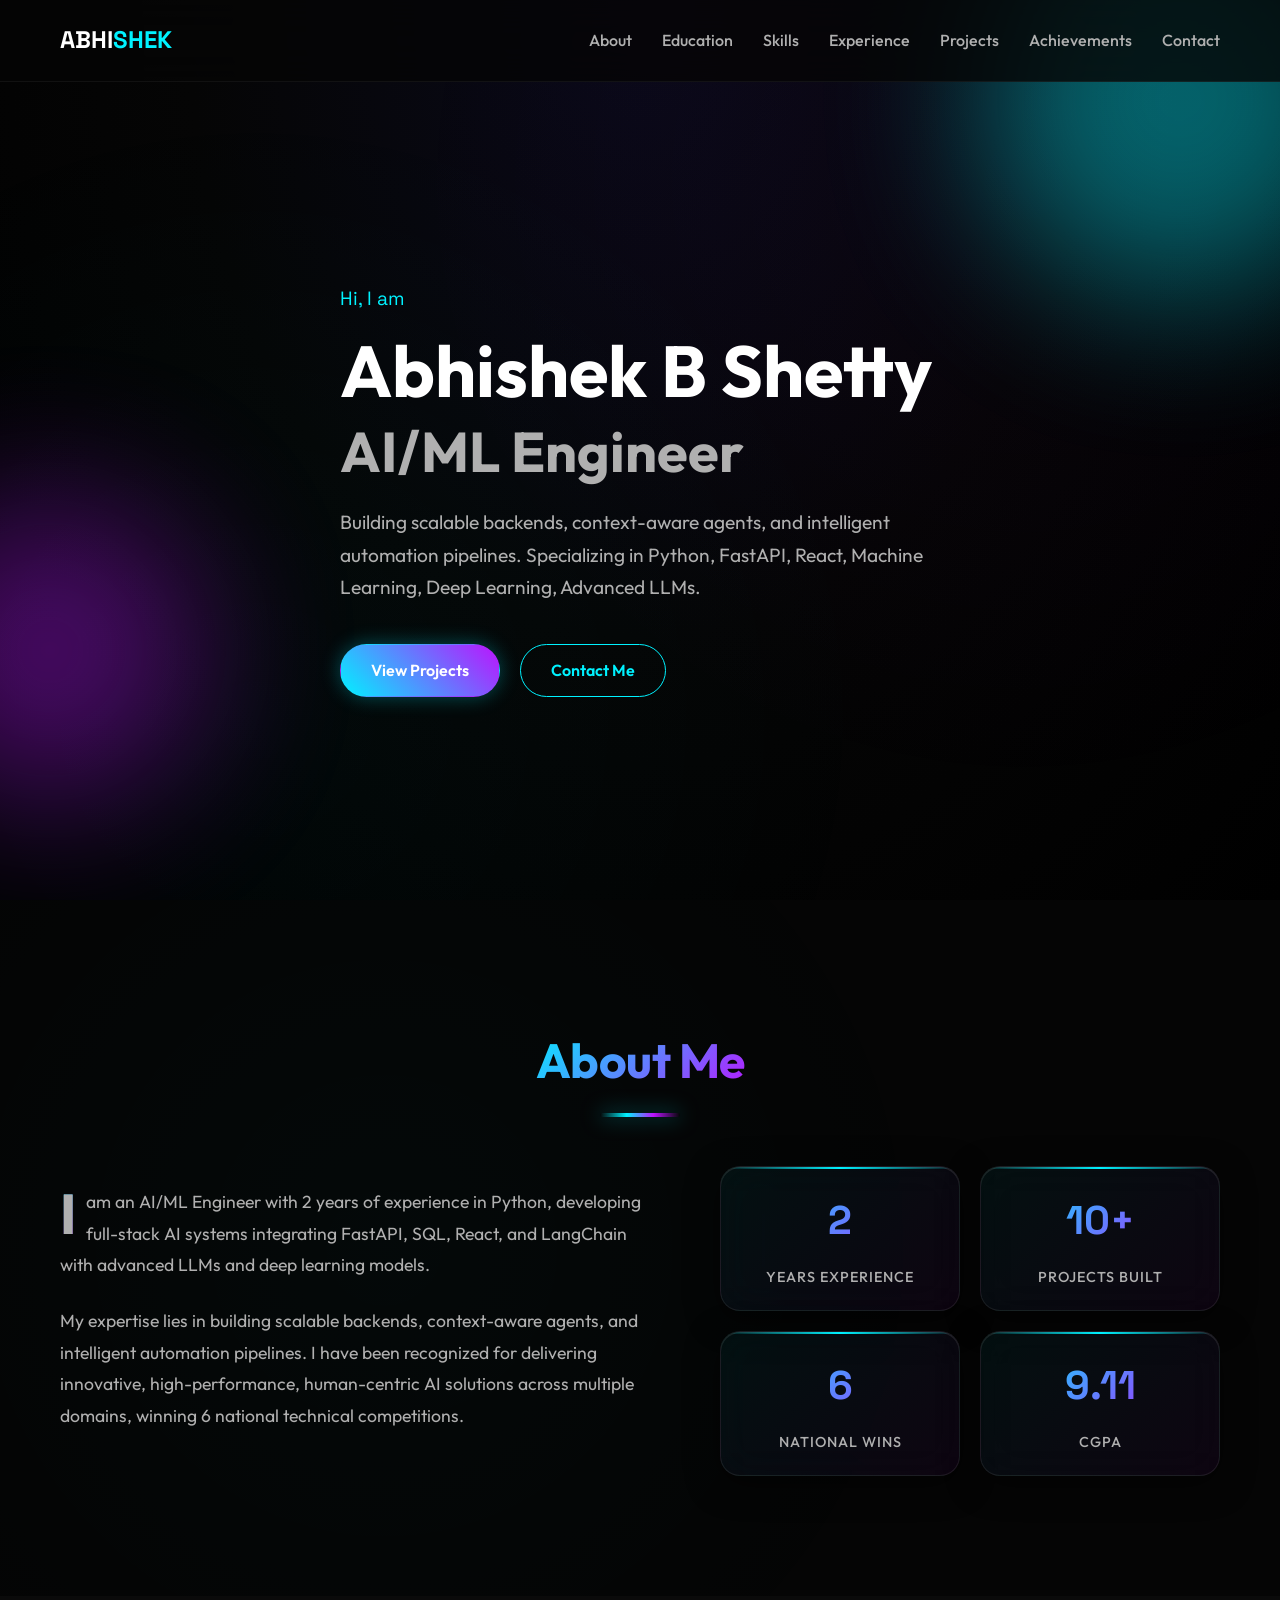
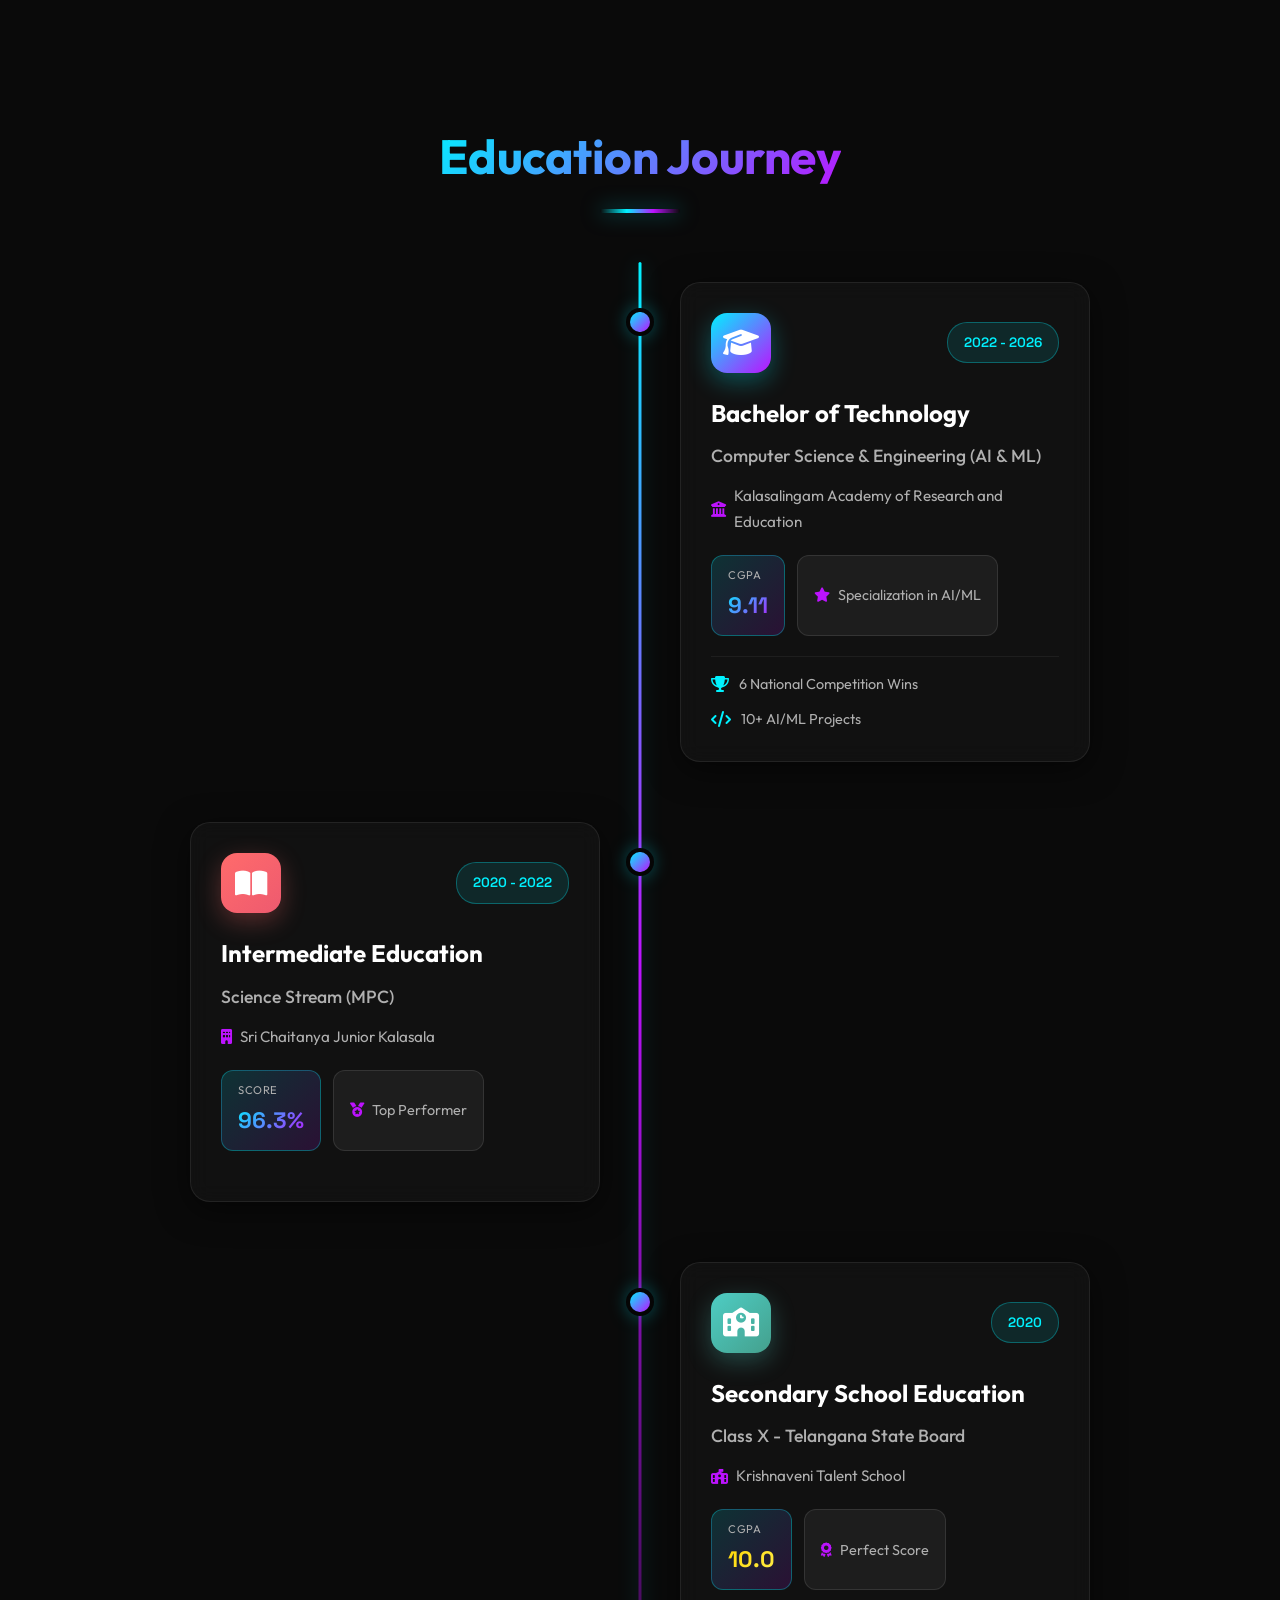
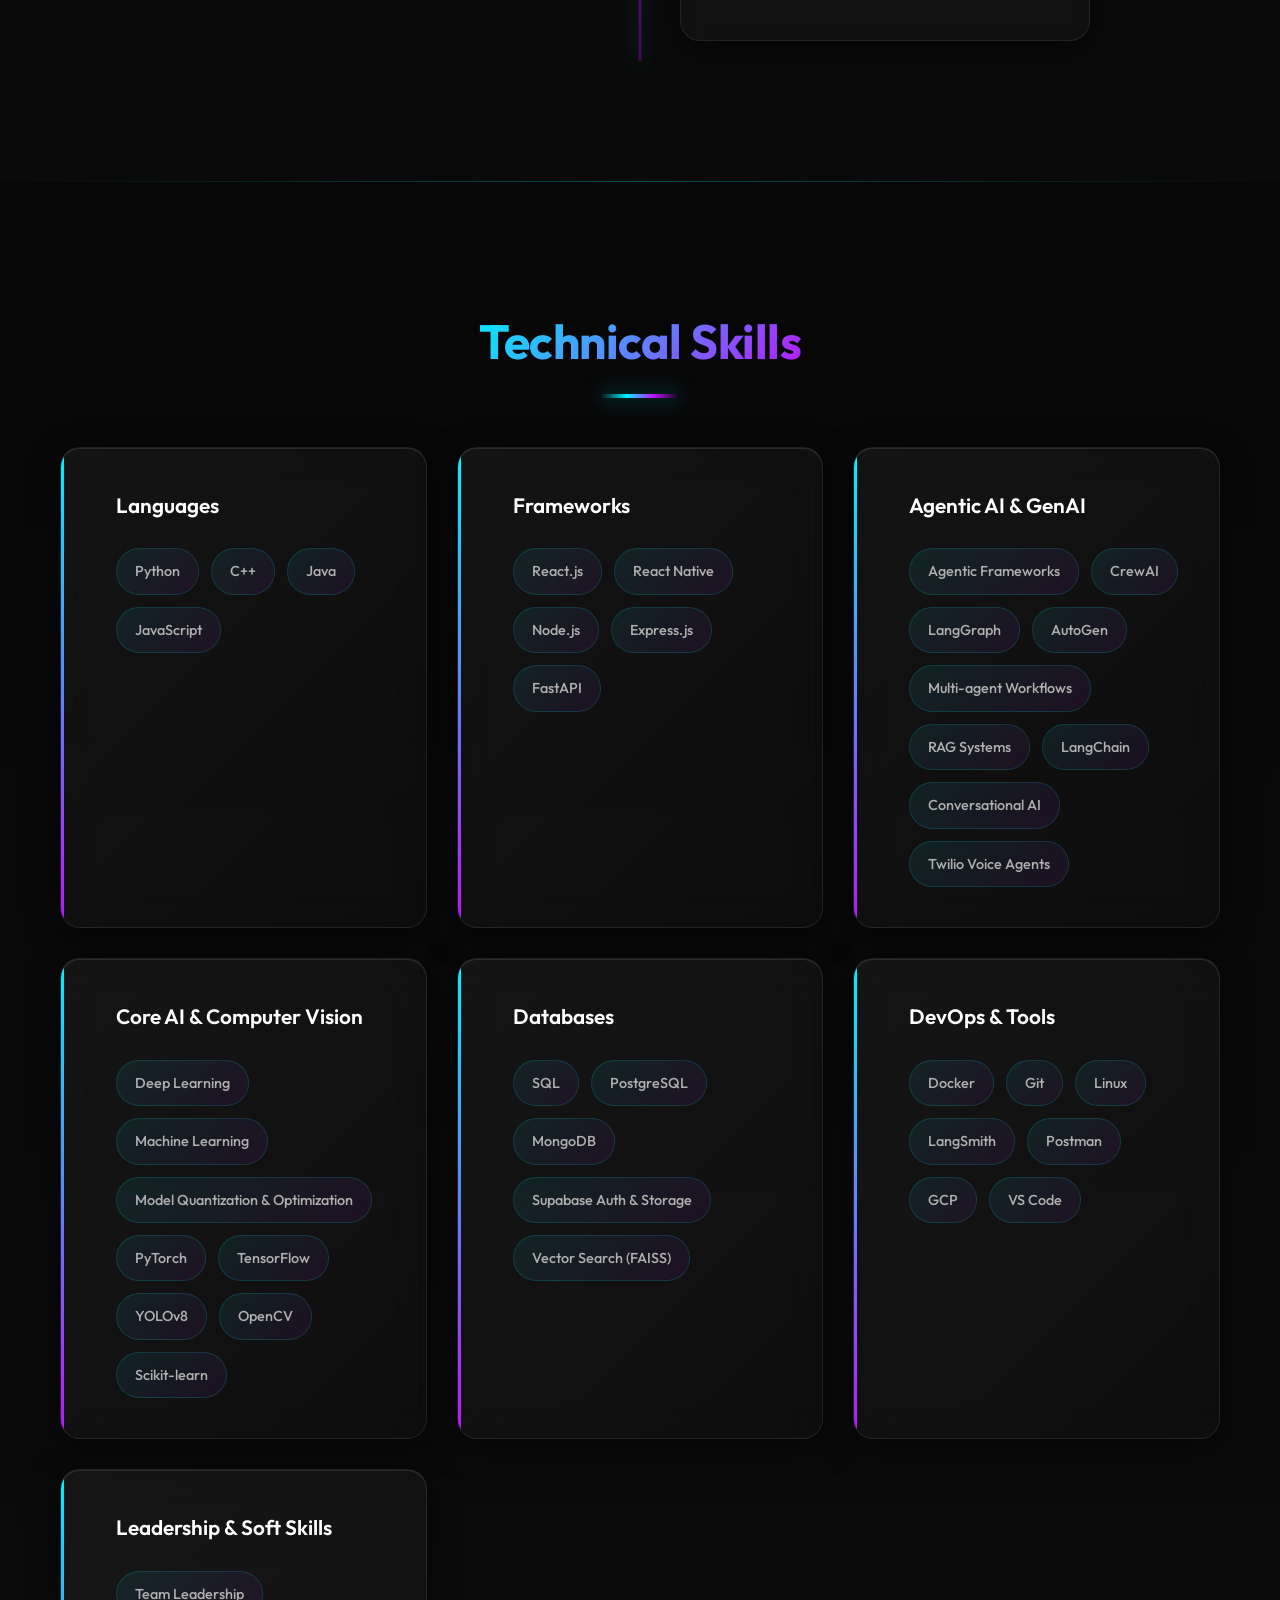
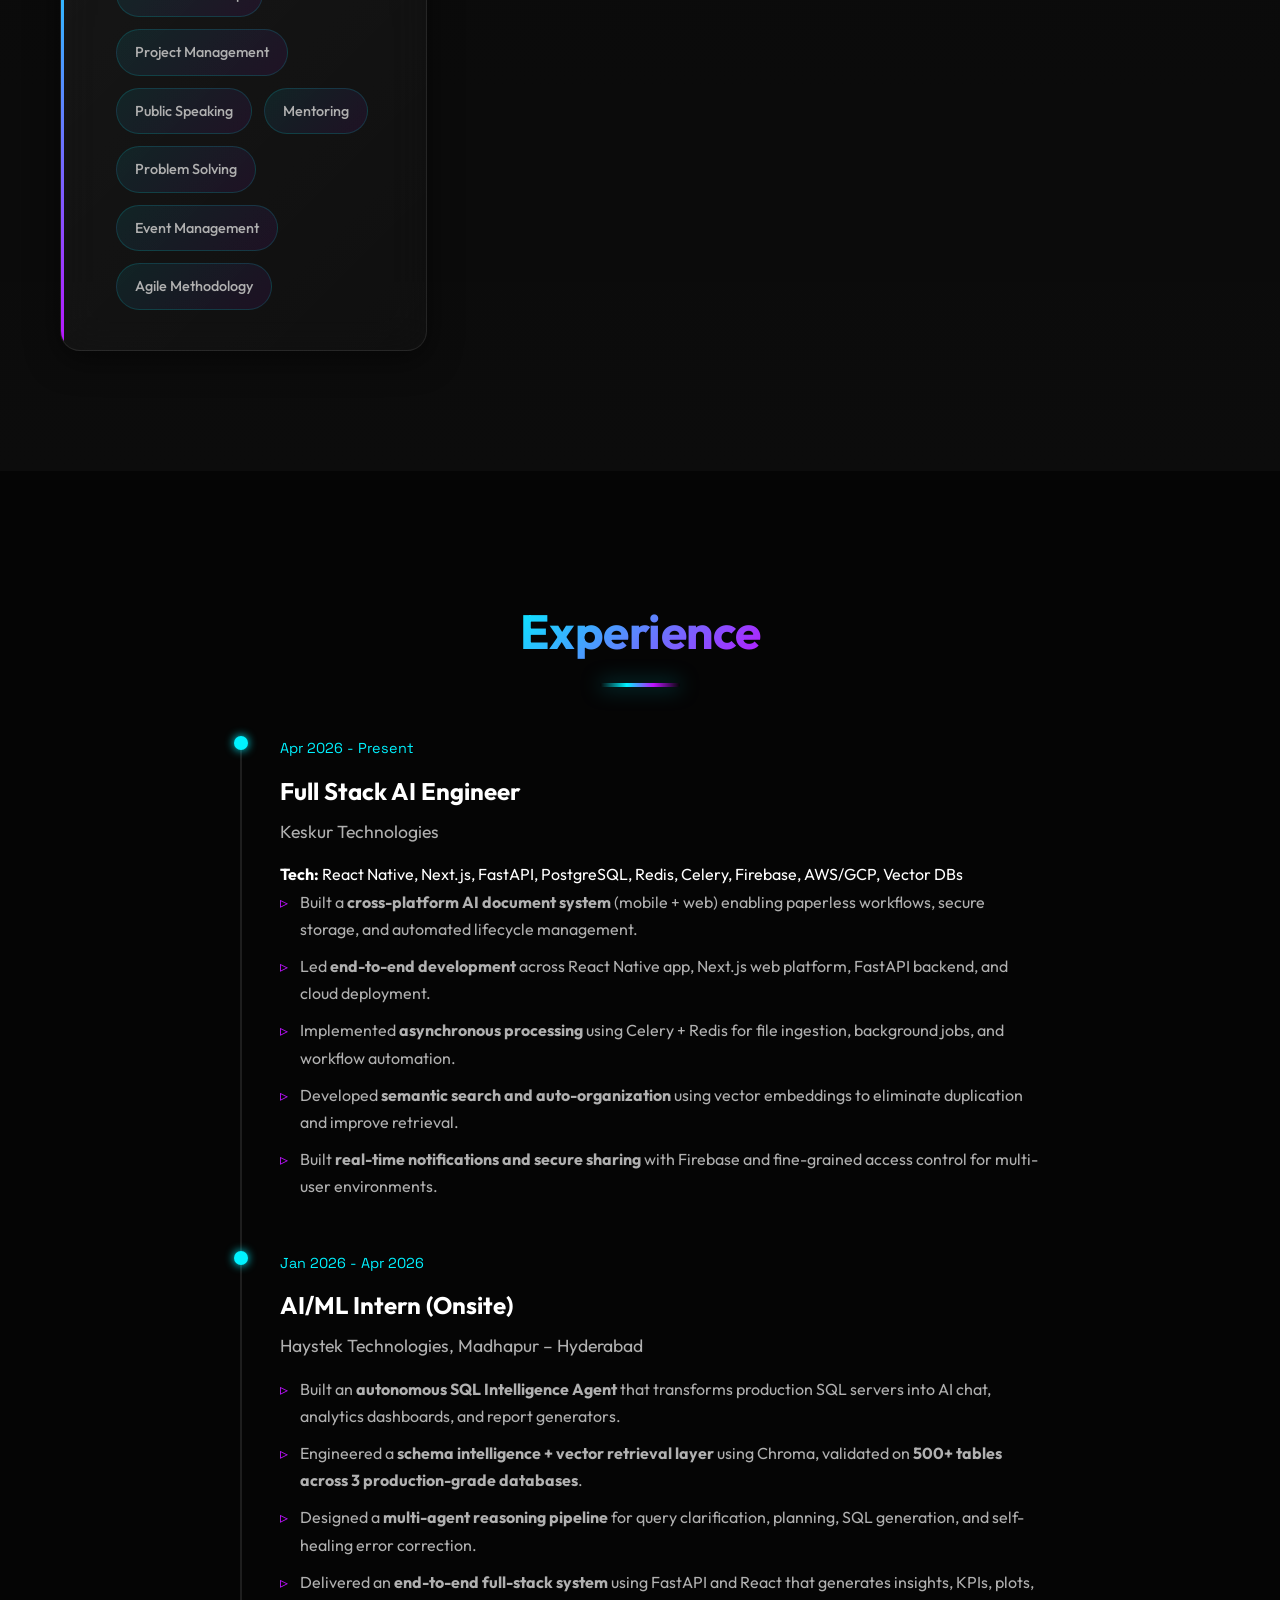
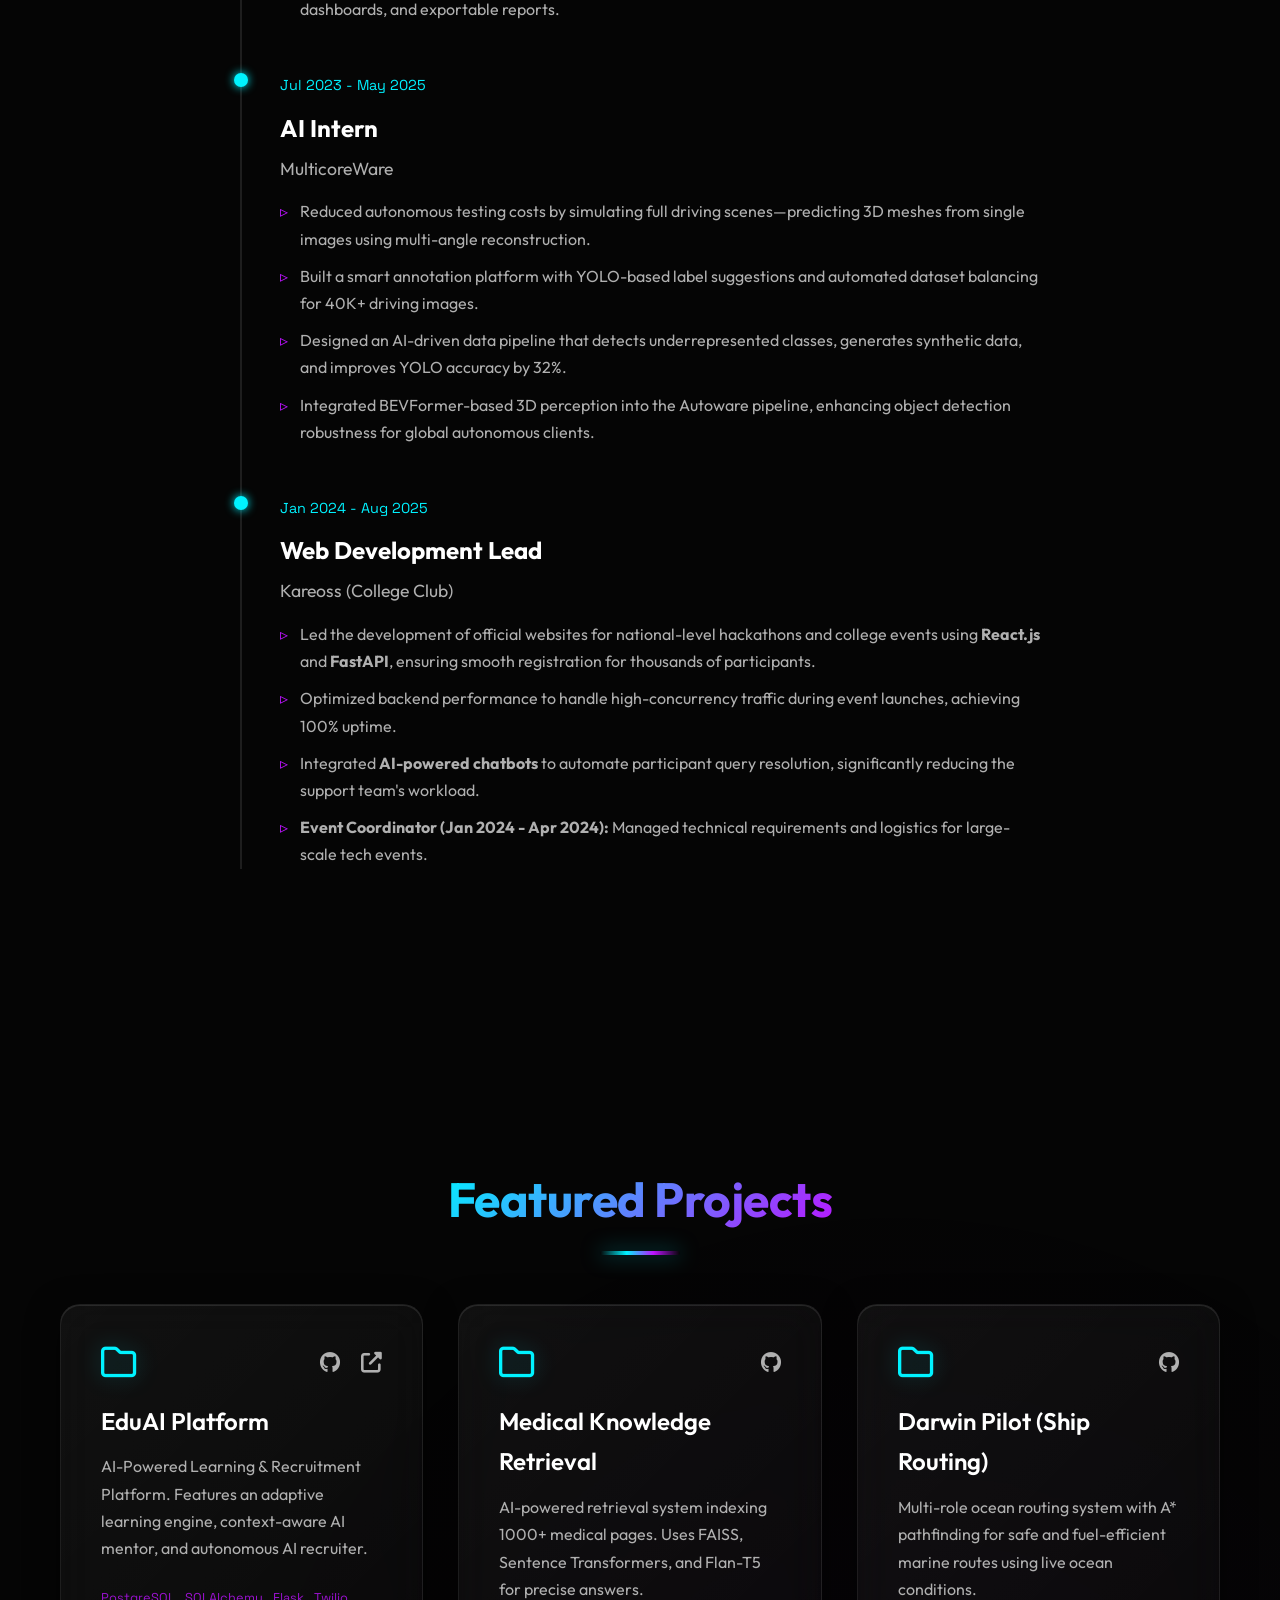
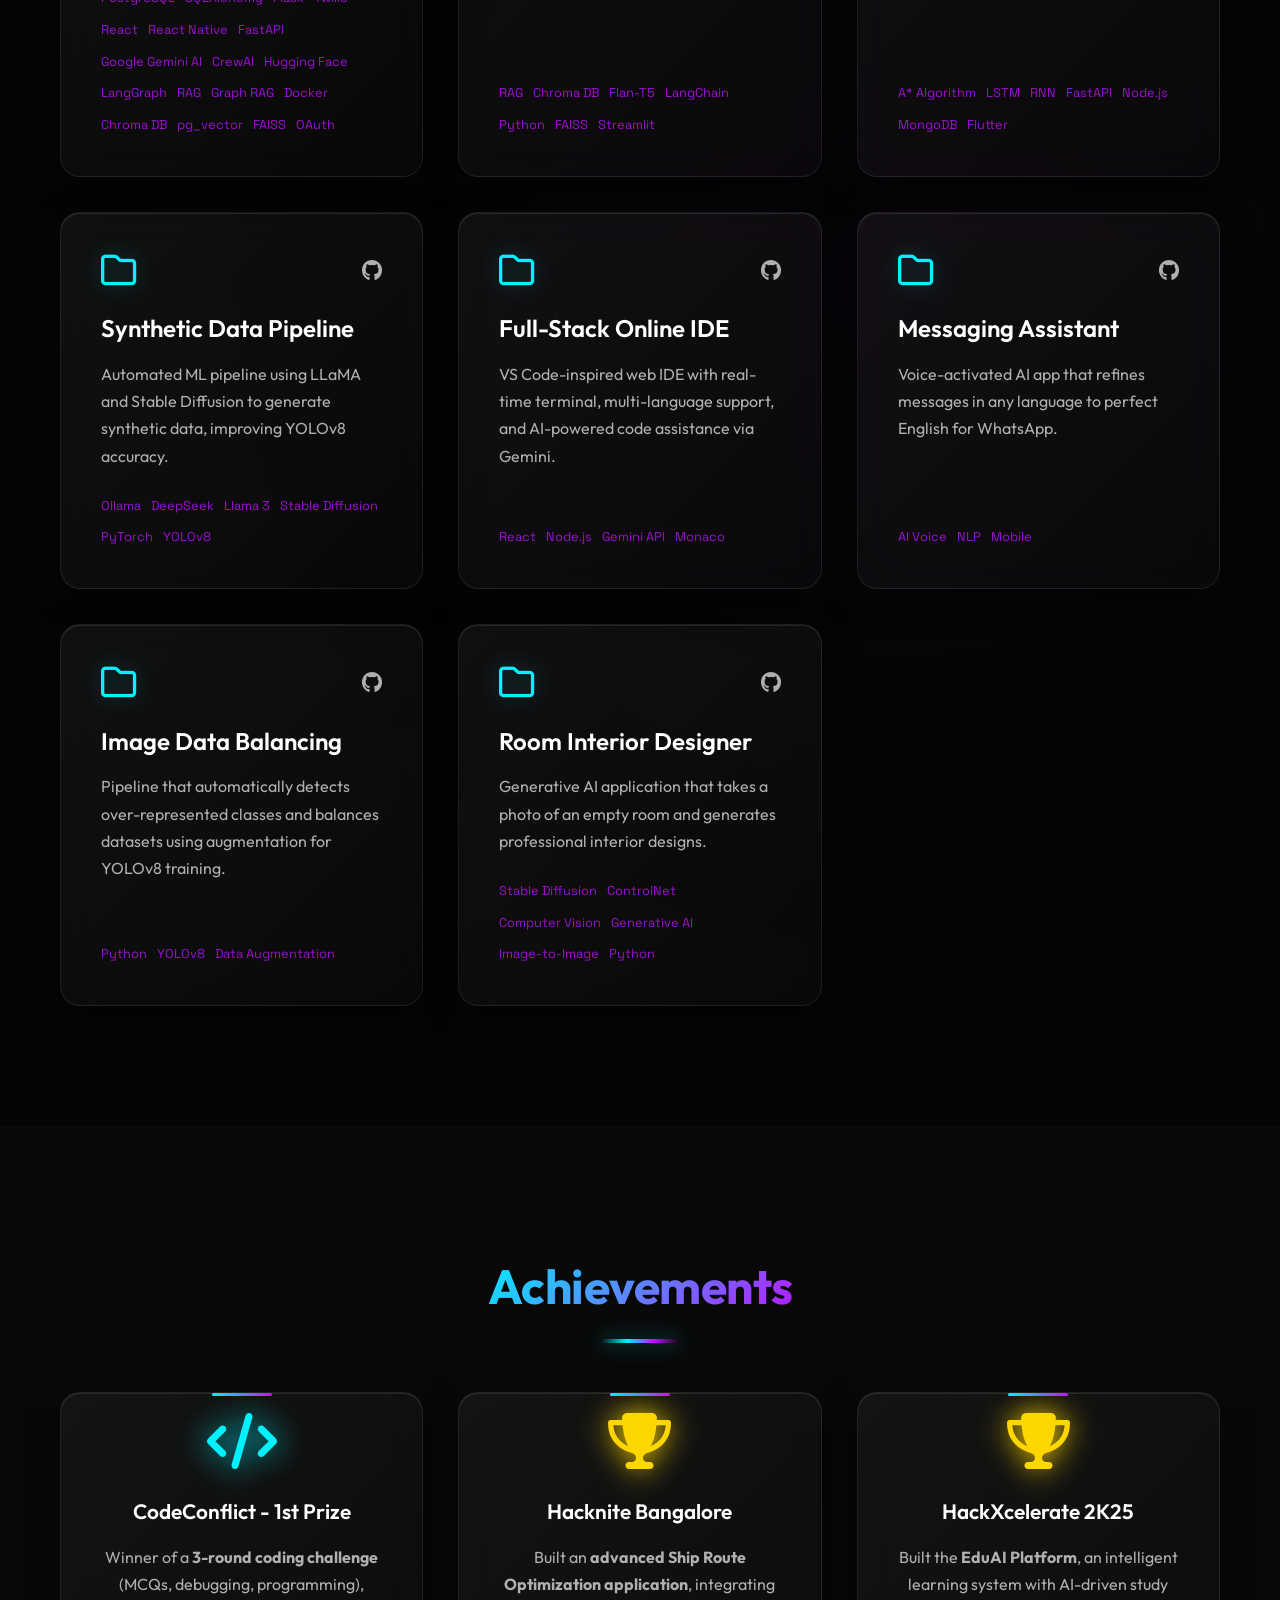
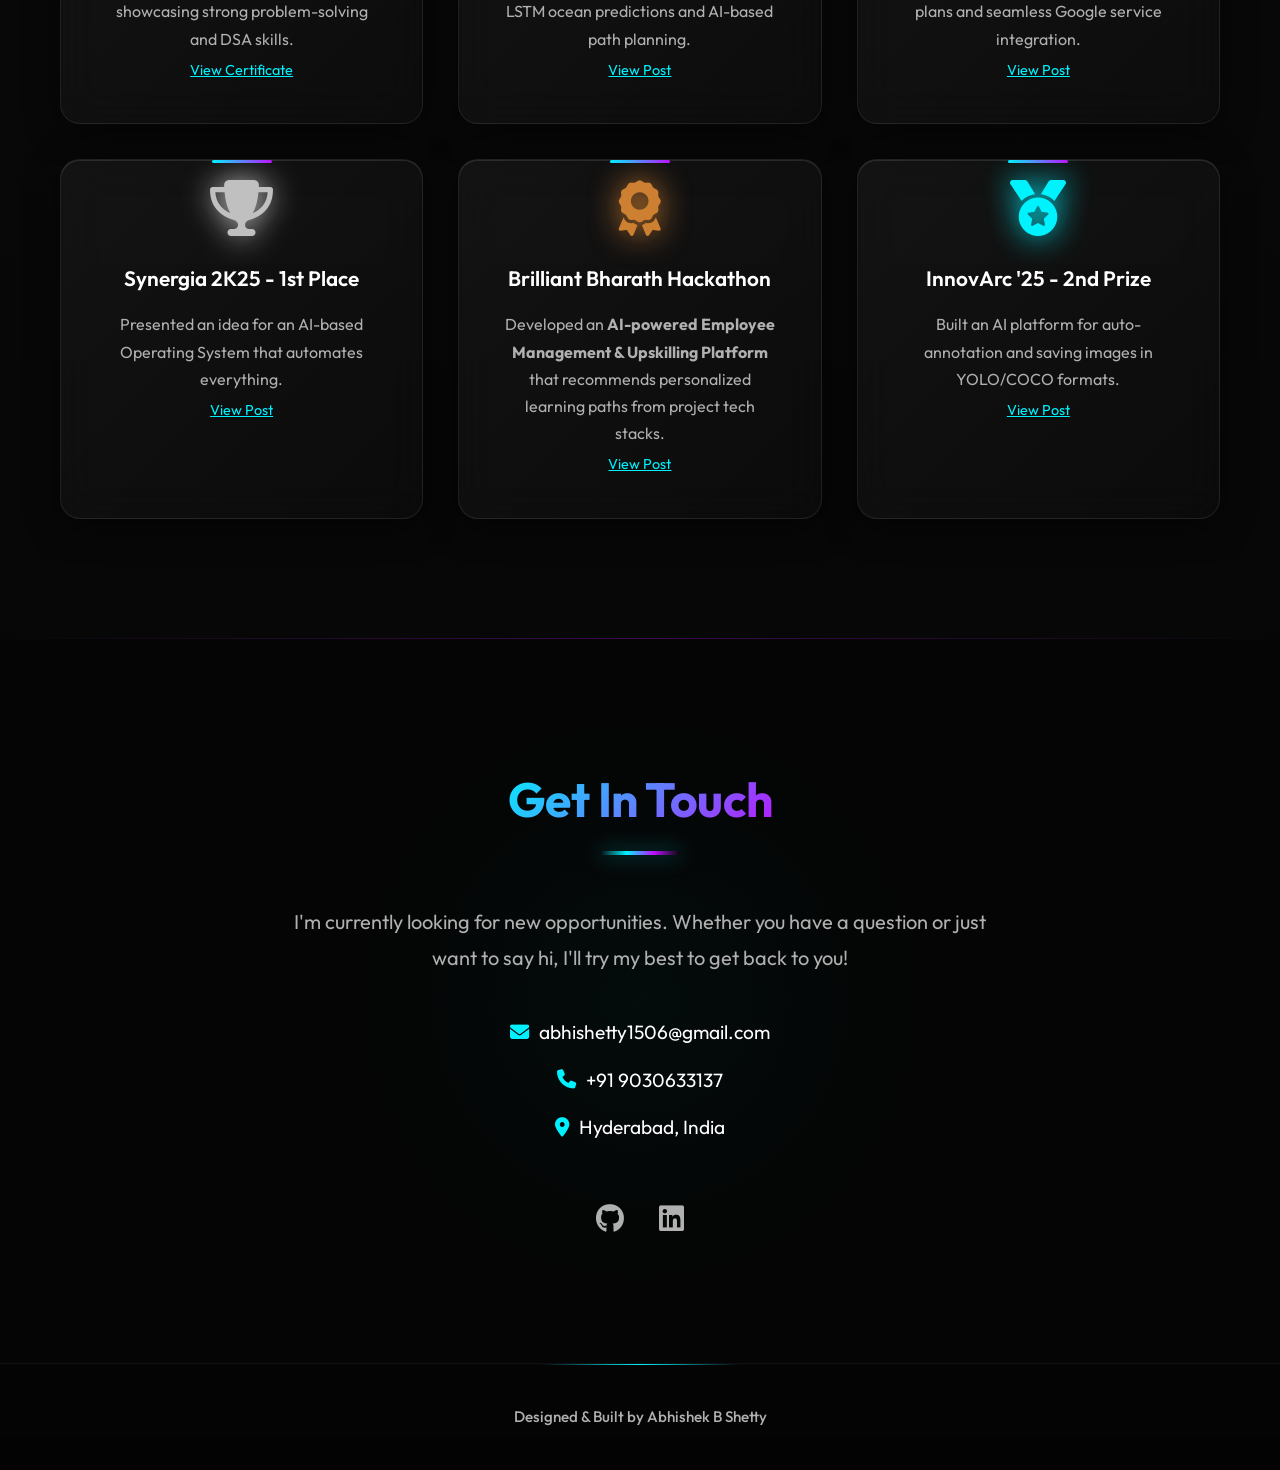
<file: legacy/index.html>
<!DOCTYPE html>
<html lang="en">
<head>
    <meta charset="UTF-8">
    <meta name="viewport" content="width=device-width, initial-scale=1.0">
    <title>Abhishek B Shetty | AI/ML Engineer</title>
    <link rel="stylesheet" href="style.css">
    <link rel="stylesheet" href="https://cdnjs.cloudflare.com/ajax/libs/font-awesome/6.4.0/css/all.min.css">
</head>
<body>

    <!-- Navigation -->
    <nav>
        <div class="container nav-container">
            <a href="#" class="logo">ABHI<span>SHEK</span></a>
            <div class="hamburger">
                <div class="bar"></div>
                <div class="bar"></div>
                <div class="bar"></div>
            </div>
            <ul class="nav-links">
                <li><a href="#about">About</a></li>
                <li><a href="#education">Education</a></li>
                <li><a href="#skills">Skills</a></li>
                <li><a href="#experience">Experience</a></li>
                <li><a href="#projects">Projects</a></li>
                <li><a href="#achievements">Achievements</a></li>
                <li><a href="#contact">Contact</a></li>
            </ul>
        </div>
    </nav>

    <!-- Hero Section -->
    <section id="hero">
        <canvas id="particle-canvas"></canvas>
        <div class="bg-shape shape-1"></div>
        <div class="bg-shape shape-2"></div>
        <div class="container">
            <div class="hero-content">
                <span class="hero-subtitle">Hi, I am</span>
                <h1 class="hero-title">Abhishek B Shetty <span>AI/ML Engineer</span></h1>
                <p class="hero-description">
                    Building scalable backends, context-aware agents, and intelligent automation pipelines. 
                    Specializing in Python, FastAPI, React, Machine Learning, Deep Learning, Advanced LLMs.
                </p>
                <div class="hero-buttons">
                    <a href="#projects" class="btn btn-primary">View Projects</a>
                    <a href="#contact" class="btn btn-outline">Contact Me</a>
                </div>
            </div>
        </div>
    </section>

    <!-- About Section -->
    <section id="about">
        <div class="container">
            <h2 class="section-title">About Me</h2>
            <div class="about-grid">
                <div class="about-text">
                    <p>
                        I am an AI/ML Engineer with 2 years of experience in Python, developing full-stack AI systems integrating FastAPI, SQL, React, and LangChain with advanced LLMs and deep learning models.
                    </p>
                    <p>
                        My expertise lies in building scalable backends, context-aware agents, and intelligent automation pipelines. I have been recognized for delivering innovative, high-performance, human-centric AI solutions across multiple domains, winning 6 national technical competitions.
                    </p>
                </div>
                <div class="stats-container">
                    <div class="glass-card stat-card">
                        <span class="stat-number">2</span>
                        <span class="stat-label">Years Experience</span>
                    </div>
                    <div class="glass-card stat-card">
                        <span class="stat-number">10+</span>
                        <span class="stat-label">Projects Built</span>
                    </div>
                    <div class="glass-card stat-card">
                        <span class="stat-number">6</span>
                        <span class="stat-label">National Wins</span>
                    </div>
                    <div class="glass-card stat-card">
                        <span class="stat-number">9.11</span>
                        <span class="stat-label">CGPA</span>
                    </div>
                </div>
            </div>
        </div>
    </section>

    <!-- Education Section -->
    <section id="education">
        <div class="container">
            <h2 class="section-title">Education Journey</h2>
            <div class="education-timeline">
                <!-- B.Tech -->
                <div class="education-card-modern">
                    <div class="edu-timeline-dot"></div>
                    <div class="edu-card-content">
                        <div class="edu-header">
                            <div class="edu-icon-modern">
                                <i class="fa-solid fa-graduation-cap"></i>
                            </div>
                            <div class="edu-year-badge">2022 - 2026</div>
                        </div>
                        <div class="edu-info">
                            <h3>Bachelor of Technology</h3>
                            <h4>Computer Science & Engineering (AI & ML)</h4>
                            <p class="edu-institution">
                                <i class="fa-solid fa-building-columns"></i>
                                Kalasalingam Academy of Research and Education
                            </p>
                            <div class="edu-achievements">
                                <div class="achievement-badge cgpa-badge">
                                    <span class="badge-label">CGPA</span>
                                    <span class="badge-value">9.11</span>
                                </div>
                                <div class="achievement-badge highlight-badge">
                                    <i class="fa-solid fa-star"></i>
                                    <span>Specialization in AI/ML</span>
                                </div>
                            </div>
                            <div class="edu-highlights">
                                <div class="highlight-item">
                                    <i class="fa-solid fa-trophy"></i>
                                    <span>6 National Competition Wins</span>
                                </div>
                                <div class="highlight-item">
                                    <i class="fa-solid fa-code"></i>
                                    <span>10+ AI/ML Projects</span>
                                </div>
                            </div>
                        </div>
                    </div>
                </div>

                <!-- Intermediate -->
                <div class="education-card-modern">
                    <div class="edu-timeline-dot"></div>
                    <div class="edu-card-content">
                        <div class="edu-header">
                            <div class="edu-icon-modern secondary">
                                <i class="fa-solid fa-book-open"></i>
                            </div>
                            <div class="edu-year-badge">2020 - 2022</div>
                        </div>
                        <div class="edu-info">
                            <h3>Intermediate Education</h3>
                            <h4>Science Stream (MPC)</h4>
                            <p class="edu-institution">
                                <i class="fa-solid fa-building"></i>
                                Sri Chaitanya Junior Kalasala
                            </p>
                            <div class="edu-achievements">
                                <div class="achievement-badge percentage-badge">
                                    <span class="badge-label">Score</span>
                                    <span class="badge-value">96.3%</span>
                                </div>
                                <div class="achievement-badge highlight-badge">
                                    <i class="fa-solid fa-medal"></i>
                                    <span>Top Performer</span>
                                </div>
                            </div>
                        </div>
                    </div>
                </div>

                <!-- Secondary School -->
                <div class="education-card-modern">
                    <div class="edu-timeline-dot"></div>
                    <div class="edu-card-content">
                        <div class="edu-header">
                            <div class="edu-icon-modern tertiary">
                                <i class="fa-solid fa-school"></i>
                            </div>
                            <div class="edu-year-badge">2020</div>
                        </div>
                        <div class="edu-info">
                            <h3>Secondary School Education</h3>
                            <h4>Class X - Telangana State Board</h4>
                            <p class="edu-institution">
                                <i class="fa-solid fa-school-flag"></i>
                                Krishnaveni Talent School
                            </p>
                            <div class="edu-achievements">
                                <div class="achievement-badge perfect-badge">
                                    <span class="badge-label">CGPA</span>
                                    <span class="badge-value">10.0</span>
                                </div>
                                <div class="achievement-badge highlight-badge">
                                    <i class="fa-solid fa-award"></i>
                                    <span>Perfect Score</span>
                                </div>
                            </div>
                        </div>
                    </div>
                </div>
            </div>
        </div>
    </section>

    <!-- Skills Section -->
    <section id="skills">
        <div class="container">
            <h2 class="section-title">Technical Skills</h2>
            <div class="skills-container">
                <!-- Languages -->
                <div class="glass-card skill-category">
                    <h3>Languages</h3>
                    <div class="skill-tags">
                        <span class="skill-tag">Python</span>
                        <span class="skill-tag">C++</span>
                        <span class="skill-tag">Java</span>
                        <span class="skill-tag">JavaScript</span>
                    </div>
                </div>
                
                <!-- Frameworks -->
                <div class="glass-card skill-category">
                    <h3>Frameworks</h3>
                    <div class="skill-tags">
                        <span class="skill-tag">React.js</span>
                        <span class="skill-tag">React Native</span>
                        <span class="skill-tag">Node.js</span>
                        <span class="skill-tag">Express.js</span>
                        <span class="skill-tag">FastAPI</span>
                    </div>
                </div>

                <!-- Agentic AI & GenAI -->
                <div class="glass-card skill-category">
                    <h3>Agentic AI & GenAI</h3>
                    <div class="skill-tags">
                        <span class="skill-tag">Agentic Frameworks</span>
                        <span class="skill-tag">CrewAI</span>
                        <span class="skill-tag">LangGraph</span>
                        <span class="skill-tag">AutoGen</span>
                        <span class="skill-tag">Multi-agent Workflows</span>
                        <span class="skill-tag">RAG Systems</span>
                        <span class="skill-tag">LangChain</span>
                        <span class="skill-tag">Conversational AI</span>
                        <span class="skill-tag">Twilio Voice Agents</span>
                    </div>
                </div>

                <!-- Core AI & Computer Vision -->
                <div class="glass-card skill-category">
                    <h3>Core AI & Computer Vision</h3>
                    <div class="skill-tags">
                        <span class="skill-tag">Deep Learning</span>
                        <span class="skill-tag">Machine Learning</span>
                        <span class="skill-tag">Model Quantization & Optimization</span>
                        <span class="skill-tag">PyTorch</span>
                        <span class="skill-tag">TensorFlow</span>
                        <span class="skill-tag">YOLOv8</span>
                        <span class="skill-tag">OpenCV</span>
                        <span class="skill-tag">Scikit-learn</span>
                    </div>
                </div>

                <!-- Databases -->
                <div class="glass-card skill-category">
                    <h3>Databases</h3>
                    <div class="skill-tags">
                        <span class="skill-tag">SQL</span>
                        <span class="skill-tag">PostgreSQL</span>
                        <span class="skill-tag">MongoDB</span>
                        <span class="skill-tag">Supabase Auth & Storage</span>
                        <span class="skill-tag">Vector Search (FAISS)</span>
                    </div>
                </div>

                <!-- Tools -->
                <div class="glass-card skill-category">
                    <h3>DevOps & Tools</h3>
                    <div class="skill-tags">
                        <span class="skill-tag">Docker</span>
                        <span class="skill-tag">Git</span>
                        <span class="skill-tag">Linux</span>
                        <span class="skill-tag">LangSmith</span>
                        <span class="skill-tag">Postman</span>
                        <span class="skill-tag">GCP</span>
                        <span class="skill-tag">VS Code</span>
                    </div>
                </div>

                <!-- Leadership & Soft Skills -->
                <div class="glass-card skill-category">
                    <h3>Leadership & Soft Skills</h3>
                    <div class="skill-tags">
                        <span class="skill-tag">Team Leadership</span>
                        <span class="skill-tag">Project Management</span>
                        <span class="skill-tag">Public Speaking</span>
                        <span class="skill-tag">Mentoring</span>
                        <span class="skill-tag">Problem Solving</span>
                        <span class="skill-tag">Event Management</span>
                        <span class="skill-tag">Agile Methodology</span>
                    </div>
                </div>
            </div>
        </div>
    </section>

    <!-- Experience Section -->
    <section id="experience">
        <div class="container">
            <h2 class="section-title">Experience</h2>
           

            <div class="timeline">
                  <div class="timeline-item">
    <div class="timeline-dot"></div>
    <span class="timeline-date">Apr 2026 - Present</span>
    <h3 class="timeline-title">Full Stack AI Engineer</h3>
    <p class="timeline-company">Keskur Technologies</p>
    <p class="timeline-tech">
        <strong>Tech:</strong> React Native, Next.js, FastAPI, PostgreSQL, Redis, Celery, Firebase, AWS/GCP, Vector DBs
    </p>
    <ul class="timeline-list">
        <li>Built a <strong>cross-platform AI document system</strong> (mobile + web) enabling paperless workflows, secure storage, and automated lifecycle management.</li>
        <li>Led <strong>end-to-end development</strong> across React Native app, Next.js web platform, FastAPI backend, and cloud deployment.</li>
        <li>Implemented <strong>asynchronous processing</strong> using Celery + Redis for file ingestion, background jobs, and workflow automation.</li>
        <li>Developed <strong>semantic search and auto-organization</strong> using vector embeddings to eliminate duplication and improve retrieval.</li>
        <li>Built <strong>real-time notifications and secure sharing</strong> with Firebase and fine-grained access control for multi-user environments.</li>
    </ul>
</div>
                 <div class="timeline-item">
    <div class="timeline-dot"></div>
    <span class="timeline-date">Jan 2026 - Apr 2026</span>
    <h3 class="timeline-title">AI/ML Intern (Onsite)</h3>
    <p class="timeline-company">Haystek Technologies, Madhapur – Hyderabad</p>
    <ul class="timeline-list">
        <li>Built an <strong>autonomous SQL Intelligence Agent</strong> that transforms production SQL servers into AI chat, analytics dashboards, and report generators.</li>
        <li>Engineered a <strong>schema intelligence + vector retrieval layer</strong> using Chroma, validated on <strong>500+ tables across 3 production-grade databases</strong>.</li>
        <li>Designed a <strong>multi-agent reasoning pipeline</strong> for query clarification, planning, SQL generation, and self-healing error correction.</li>
        <li>Delivered an <strong>end-to-end full-stack system</strong> using FastAPI and React that generates insights, KPIs, plots, dashboards, and exportable reports.</li>
    </ul>
                </div>
                <div class="timeline-item">
                    <div class="timeline-dot"></div>
                    <span class="timeline-date">Jul 2023 - May 2025</span>
                    <h3 class="timeline-title">AI Intern</h3>
                    <p class="timeline-company">MulticoreWare</p>
                    <ul class="timeline-list">
                        <li>Reduced autonomous testing costs by simulating full driving scenes—predicting 3D meshes from single images using multi-angle reconstruction.</li>
                        <li>Built a smart annotation platform with YOLO-based label suggestions and automated dataset balancing for 40K+ driving images.</li>
                        <li>Designed an AI-driven data pipeline that detects underrepresented classes, generates synthetic data, and improves YOLO accuracy by 32%.</li>
                        <li>Integrated BEVFormer-based 3D perception into the Autoware pipeline, enhancing object detection robustness for global autonomous clients.</li>
                    </ul>
                </div>

                <div class="timeline-item">
                    <div class="timeline-dot"></div>
                    <span class="timeline-date">Jan 2024 - Aug 2025</span>
                    <h3 class="timeline-title">Web Development Lead</h3>
                    <p class="timeline-company">Kareoss (College Club)</p>
                    <ul class="timeline-list">
                        <li>Led the development of official websites for national-level hackathons and college events using <strong>React.js</strong> and <strong>FastAPI</strong>, ensuring smooth registration for thousands of participants.</li>
                        <li>Optimized backend performance to handle high-concurrency traffic during event launches, achieving 100% uptime.</li>
                        <li>Integrated <strong>AI-powered chatbots</strong> to automate participant query resolution, significantly reducing the support team's workload.</li>
                        <li><strong>Event Coordinator (Jan 2024 - Apr 2024):</strong> Managed technical requirements and logistics for large-scale tech events.</li>
                    </ul>
                </div>
            </div>
        </div>
    </section>

    <!-- Projects Section -->
    <section id="projects">
        <div class="container">
            <h2 class="section-title">Featured Projects</h2>
            <div class="projects-grid">
                
                <!-- Project 1 -->
                <div class="glass-card project-card">
                    <div class="project-header">
                        <i class="fa-regular fa-folder folder-icon"></i>
                        <div class="project-links">
                            <a href="https://github.com/abhishekbabushetty/learning-recruiter-platform" target="_blank"><i class="fa-brands fa-github"></i></a>
                            <a href="https://abhishekbabushetty-ccbp.netlify.app/" target="_blank"><i class="fa-solid fa-external-link-alt"></i></a>
                        </div>
                    </div>
                    <h3 class="project-title">EduAI Platform</h3>
                    <p class="project-desc">AI-Powered Learning & Recruitment Platform. Features an adaptive learning engine, context-aware AI mentor, and autonomous AI recruiter.</p>
                    <div class="project-tech">
                        <span>PostgreSQL</span> <span>SQLAlchemy</span> <span>Flask</span> <span>Twilio</span> <span>React</span> <span>React Native</span> <span>FastAPI</span> <span>Google Gemini AI</span> <span>CrewAI</span> <span>Hugging Face</span> <span>LangGraph</span> <span>RAG</span> <span>Graph RAG</span> <span>Docker</span> <span>Chroma DB</span> <span>pg_vector</span> <span>FAISS</span> <span>OAuth</span>
                    </div>
                </div>

                <!-- Project 2 -->
                <div class="glass-card project-card">
                    <div class="project-header">
                        <i class="fa-regular fa-folder folder-icon"></i>
                        <div class="project-links">
                            <a href="https://github.com/abhishekbabushetty/medical-chatbot" target="_blank"><i class="fa-brands fa-github"></i></a>
                        </div>
                    </div>
                    <h3 class="project-title">Medical Knowledge Retrieval</h3>
                    <p class="project-desc">AI-powered retrieval system indexing 1000+ medical pages. Uses FAISS, Sentence Transformers, and Flan-T5 for precise answers.</p>
                    <div class="project-tech">
                        <span>RAG</span> <span>Chroma DB</span> <span>Flan-T5</span> <span>LangChain</span> <span>Python</span> <span>FAISS</span> <span>Streamlit</span>
                    </div>
                </div>

                <!-- Project 3 -->
                <div class="glass-card project-card">
                    <div class="project-header">
                        <i class="fa-regular fa-folder folder-icon"></i>
                        <div class="project-links">
                            <a href="https://github.com/abhishekbabushetty/Darwin-pilot" target="_blank"><i class="fa-brands fa-github"></i></a>
                        </div>
                    </div>
                    <h3 class="project-title">Darwin Pilot (Ship Routing)</h3>
                    <p class="project-desc">Multi-role ocean routing system with A* pathfinding for safe and fuel-efficient marine routes using live ocean conditions.</p>
                    <div class="project-tech">
                        <span>A* Algorithm</span> <span>LSTM</span> <span>RNN</span> <span>FastAPI</span> <span>Node.js</span> <span>MongoDB</span> <span>Flutter</span>
                    </div>
                </div>

                <!-- Project 4 -->
                <div class="glass-card project-card">
                    <div class="project-header">
                        <i class="fa-regular fa-folder folder-icon"></i>
                        <div class="project-links">
                            <a href="https://github.com/abhishekbabushetty/Synthetic-Data-Driven-Image-Classification-using-Diffusion-Models-and-YOLOv8" target="_blank"><i class="fa-brands fa-github"></i></a>
                        </div>
                    </div>
                    <h3 class="project-title">Synthetic Data Pipeline</h3>
                    <p class="project-desc">Automated ML pipeline using LLaMA and Stable Diffusion to generate synthetic data, improving YOLOv8 accuracy.</p>
                    <div class="project-tech">
                        <span>Ollama</span> <span>DeepSeek</span> <span>Llama 3</span> <span>Stable Diffusion</span> <span>PyTorch</span> <span>YOLOv8</span>
                    </div>
                </div>

                <!-- Project 5 -->
                <div class="glass-card project-card">
                    <div class="project-header">
                        <i class="fa-regular fa-folder folder-icon"></i>
                        <div class="project-links">
                            <a href="https://github.com/abhishekbabushetty/online-ai-based-code-editor" target="_blank"><i class="fa-brands fa-github"></i></a>
                        </div>
                    </div>
                    <h3 class="project-title">Full-Stack Online IDE</h3>
                    <p class="project-desc">VS Code-inspired web IDE with real-time terminal, multi-language support, and AI-powered code assistance via Gemini.</p>
                    <div class="project-tech">
                        <span>React</span> <span>Node.js</span> <span>Gemini API</span> <span>Monaco</span>
                    </div>
                </div>

                <!-- Project 6 -->
                <div class="glass-card project-card">
                    <div class="project-header">
                        <i class="fa-regular fa-folder folder-icon"></i>
                        <div class="project-links">
                            <a href="https://github.com/abhishekbabushetty/messaging-assistant" target="_blank"><i class="fa-brands fa-github"></i></a>
                        </div>
                    </div>
                    <h3 class="project-title">Messaging Assistant</h3>
                    <p class="project-desc">Voice-activated AI app that refines messages in any language to perfect English for WhatsApp.</p>
                    <div class="project-tech">
                        <span>AI Voice</span> <span>NLP</span> <span>Mobile</span>
                    </div>
                </div>

                <!-- Project 7 -->
                <div class="glass-card project-card">
                    <div class="project-header">
                        <i class="fa-regular fa-folder folder-icon"></i>
                        <div class="project-links">
                            <a href="https://github.com/abhishekbabushetty/image-data-balancing-pipeline" target="_blank"><i class="fa-brands fa-github"></i></a>
                        </div>
                    </div>
                    <h3 class="project-title">Image Data Balancing</h3>
                    <p class="project-desc">Pipeline that automatically detects over-represented classes and balances datasets using augmentation for YOLOv8 training.</p>
                    <div class="project-tech">
                        <span>Python</span> <span>YOLOv8</span> <span>Data Augmentation</span>
                    </div>
                </div>

                <!-- Project 8 -->
                <div class="glass-card project-card">
                    <div class="project-header">
                        <i class="fa-regular fa-folder folder-icon"></i>
                        <div class="project-links">
                            <a href="https://github.com/abhishekbabushetty/room-interior-designer" target="_blank"><i class="fa-brands fa-github"></i></a>
                        </div>
                    </div>
                    <h3 class="project-title">Room Interior Designer</h3>
                    <p class="project-desc">Generative AI application that takes a photo of an empty room and generates professional interior designs.</p>
                    <div class="project-tech">
                        <span>Stable Diffusion</span> <span>ControlNet</span> <span>Computer Vision</span> <span>Generative AI</span> <span>Image-to-Image</span> <span>Python</span>
                    </div>
            </div>
        </div>
    </section>

    <!-- Achievements Section -->
    <section id="achievements">
        <div class="container">
            <h2 class="section-title">Achievements</h2>
            <div class="achievements-grid">
                <!-- CodeConflict -->
                <div class="glass-card achievement-card">
                    <i class="fa-solid fa-code trophy-icon" style="color: var(--primary-color);"></i>
                    <h3>CodeConflict - 1st Prize</h3>
                    <p style="color: var(--text-muted); margin-top: 10px;">Winner of a <strong>3-round coding challenge</strong> (MCQs, debugging, programming), showcasing strong problem-solving and DSA skills.</p>
                    <a href="https://drive.google.com/file/d/1J8XjzO-LoYP-WYFD2NOW9rM_PEPWLI2v/view?usp=sharing" target="_blank" style="color: var(--primary-color); font-size: 0.9rem; margin-top: 5px; display: inline-block;">View Certificate</a>
                </div>

                <!-- Hacknite Bangalore -->
                <div class="glass-card achievement-card">
                    <i class="fa-solid fa-trophy trophy-icon" style="color: #ffd700;"></i>
                    <h3>Hacknite Bangalore</h3>
                    <p style="color: var(--text-muted); margin-top: 10px;">Built an <strong>advanced Ship Route Optimization application</strong>, integrating LSTM ocean predictions and AI-based path planning.</p>
                    <a href="https://www.linkedin.com/posts/nithin-reddy-thummala-442657268_happy-to-share-that-our-team-voxel-emerged-ugcPost-7315275683440537600-HRcj?utm_source=social_share_send&utm_medium=member_desktop_web&rcm=ACoAAEDyaCkBZSkhKeKuNkw_eiFHEakNqTdtPhk" target="_blank" style="color: var(--primary-color); font-size: 0.9rem; margin-top: 5px; display: inline-block;">View Post</a>
                </div>

                <!-- HackXcelerate 2K25 -->
                <div class="glass-card achievement-card">
                    <i class="fa-solid fa-trophy trophy-icon" style="color: #ffd700;"></i>
                    <h3>HackXcelerate 2K25</h3>
                    <p style="color: var(--text-muted); margin-top: 10px;">Built the <strong>EduAI Platform</strong>, an intelligent learning system with AI-driven study plans and seamless Google service integration.</p>
                    <a href="https://www.linkedin.com/posts/abhishek-babu-shetty_hackxcelereate2k25-activity-7302694514236739585-KP1h?utm_source=social_share_send&utm_medium=member_desktop_web&rcm=ACoAAEDyaCkBZSkhKeKuNkw_eiFHEakNqTdtPhk" target="_blank" style="color: var(--primary-color); font-size: 0.9rem; margin-top: 5px; display: inline-block;">View Post</a>
                </div>

                <!-- Synergia 2K25 -->
                <div class="glass-card achievement-card">
                    <i class="fa-solid fa-trophy trophy-icon" style="color: #C0C0C0;"></i>
                    <h3>Synergia 2K25 - 1st Place</h3>
                    <p style="color: var(--text-muted); margin-top: 10px;">Presented an idea for an AI-based Operating System that automates everything.</p>
                    <a href="https://www.linkedin.com/posts/abhishek-babu-shetty_synergia2k25-euphoriacompetition-ai-activity-7305986625384132608-DdVB?utm_source=social_share_send&utm_medium=member_desktop_web&rcm=ACoAAEDyaCkBZSkhKeKuNkw_eiFHEakNqTdtPhk" target="_blank" style="color: var(--primary-color); font-size: 0.9rem; margin-top: 5px; display: inline-block;">View Post</a>
                </div>

                <!-- Brilliant Bharath Hackathon -->
                <div class="glass-card achievement-card">
                    <i class="fa-solid fa-award trophy-icon" style="color: #cd7f32;"></i>
                    <h3>Brilliant Bharath Hackathon</h3>
                    <p style="color: var(--text-muted); margin-top: 10px;">Developed an <strong>AI-powered Employee Management & Upskilling Platform</strong> that recommends personalized learning paths from project tech stacks.</p>
                    <a href="https://www.linkedin.com/posts/abhishek-babu-shetty_buildingbeyondcode-hackathonsuccess-brilliantbharathhackathon2k25-activity-7304190690261929984-zIX4?utm_source=social_share_send&utm_medium=member_desktop_web&rcm=ACoAAEDyaCkBZSkhKeKuNkw_eiFHEakNqTdtPhk" target="_blank" style="color: var(--primary-color); font-size: 0.9rem; margin-top: 5px; display: inline-block;">View Post</a>
                </div>

                <!-- InnovArc '25 -->
                <div class="glass-card achievement-card">
                    <i class="fa-solid fa-medal trophy-icon" style="color: var(--primary-color);"></i>
                    <h3>InnovArc '25 - 2nd Prize</h3>
                    <p style="color: var(--text-muted); margin-top: 10px;">Built an AI platform for auto-annotation and saving images in YOLO/COCO formats.</p>
                    <a href="https://www.linkedin.com/posts/abhishek-babu-shetty_innovarc25-hackathon-innovation-activity-7300935502784786433-I6qE?utm_source=social_share_send&utm_medium=member_desktop_web&rcm=ACoAAEDyaCkBZSkhKeKuNkw_eiFHEakNqTdtPhk" target="_blank" style="color: var(--primary-color); font-size: 0.9rem; margin-top: 5px; display: inline-block;">View Post</a>
                </div>
            </div>
        </div>
    </section>

    <!-- Contact Section -->
    <section id="contact">
        <div class="container">
            <h2 class="section-title">Get In Touch</h2>
            <div class="contact-content">
                <p class="contact-text">
                    I'm currently looking for new opportunities. Whether you have a question or just want to say hi, I'll try my best to get back to you!
                </p>
                
                <div class="contact-details" style="margin-top: 30px; display: flex; flex-direction: column; gap: 15px; align-items: center;">
                    <a href="mailto:abhishetty1506@gmail.com" class="contact-item" style="color: #fff; text-decoration: none; font-size: 1.2rem; display: flex; align-items: center; gap: 10px; transition: color 0.3s;">
                        <i class="fa-solid fa-envelope" style="color: var(--primary-color);"></i> abhishetty1506@gmail.com
                    </a>
                    <a href="tel:9030633137" class="contact-item" style="color: #fff; text-decoration: none; font-size: 1.2rem; display: flex; align-items: center; gap: 10px; transition: color 0.3s;">
                        <i class="fa-solid fa-phone" style="color: var(--primary-color);"></i> +91 9030633137
                    </a>
                    <div class="contact-item" style="color: #fff; font-size: 1.2rem; display: flex; align-items: center; gap: 10px;">
                        <i class="fa-solid fa-location-dot" style="color: var(--primary-color);"></i> Hyderabad, India
                    </div>
                </div>

                <div class="social-links">
                    <a href="https://github.com/abhishekbabushetty" target="_blank" class="social-icon"><i class="fa-brands fa-github"></i></a>
                    <a href="https://www.linkedin.com/in/abhishek-babu-shetty/" target="_blank" class="social-icon"><i class="fa-brands fa-linkedin"></i></a>
                </div>
            </div>
        </div>
    </section>

    <footer>
        <div class="container">
            <p>Designed & Built by Abhishek B Shetty</p>
        </div>
    </footer>

    <script src="script.js"></script>
</body>
</html>
</file>
<file: legacy/style.css>
@import url('https://fonts.googleapis.com/css2?family=Outfit:wght@300;400;500;600;700&family=Space+Grotesk:wght@300;400;500;600;700&display=swap');

:root {
    /* Colors */
    --bg-color: #050505;
    --bg-gradient: radial-gradient(ellipse at top, #0a0a1a 0%, #050505 50%, #000000 100%);
    --primary-color: #00f2ff; /* Neon Cyan */
    --secondary-color: #bc13fe; /* Neon Purple */
    --accent-color: #ff6b6b; /* Accent Red */
    --text-color: #ffffff;
    --text-muted: #b0b0b0;
    --glass-bg: rgba(255, 255, 255, 0.03);
    --glass-border: rgba(255, 255, 255, 0.08);
    --glass-shadow: 0 8px 32px 0 rgba(0, 0, 0, 0.5);
    --glass-hover-shadow: 0 16px 48px 0 rgba(0, 242, 255, 0.15);
    
    /* Typography */
    --font-main: 'Outfit', sans-serif;
    --font-mono: 'Space Grotesk', monospace;

    /* Spacing */
    --section-padding: 120px 0;
    --container-width: 1200px;
}

* {
    margin: 0;
    padding: 0;
    box-sizing: border-box;
}

html {
    scroll-behavior: smooth;
}

body {
    font-family: var(--font-main);
    background: var(--bg-color);
    background-image: var(--bg-gradient);
    background-attachment: fixed;
    color: var(--text-color);
    line-height: 1.7;
    overflow-x: hidden;
    min-height: 100vh;
    position: relative;
}

body::before {
    content: '';
    position: fixed;
    top: 0;
    left: 0;
    width: 100%;
    height: 100%;
    background: 
        radial-gradient(circle at 20% 80%, rgba(0, 242, 255, 0.03) 0%, transparent 50%),
        radial-gradient(circle at 80% 20%, rgba(188, 19, 254, 0.03) 0%, transparent 50%);
    pointer-events: none;
    z-index: 0;
}

/* Custom Scrollbar */
::-webkit-scrollbar {
    width: 10px;
}

::-webkit-scrollbar-track {
    background: #0a0a0a;
}

::-webkit-scrollbar-thumb {
    background: linear-gradient(45deg, var(--primary-color), var(--secondary-color));
    border-radius: 5px;
}

/* Utility Classes */
.container {
    max-width: var(--container-width);
    margin: 0 auto;
    padding: 0 20px;
}

.section-title {
    font-size: 3rem;
    font-weight: 700;
    text-align: center;
    margin: 0 auto 4rem auto;
    background: linear-gradient(135deg, var(--primary-color) 0%, var(--secondary-color) 100%);
    -webkit-background-clip: text;
    background-clip: text;
    -webkit-text-fill-color: transparent;
    color: transparent;
    position: relative;
    display: table;
    letter-spacing: -0.5px;
}

.section-title::after {
    content: '';
    position: absolute;
    bottom: -15px;
    left: 50%;
    transform: translateX(-50%);
    width: 80px;
    height: 4px;
    background: linear-gradient(90deg, transparent, var(--primary-color), var(--secondary-color), transparent);
    border-radius: 2px;
    box-shadow: 0 0 20px rgba(0, 242, 255, 0.5);
}

.btn {
    display: inline-block;
    padding: 12px 30px;
    border-radius: 50px;
    font-weight: 600;
    text-decoration: none;
    transition: all 0.3s ease;
    cursor: pointer;
    border: 1px solid transparent;
}

.btn-primary {
    background: linear-gradient(45deg, var(--primary-color), var(--secondary-color));
    color: #fff;
    box-shadow: 0 0 20px rgba(0, 242, 255, 0.3);
}

.btn-primary:hover {
    transform: translateY(-3px);
    box-shadow: 0 0 30px rgba(0, 242, 255, 0.5);
}

.btn-outline {
    background: transparent;
    border: 1px solid var(--primary-color);
    color: var(--primary-color);
}

.btn-outline:hover {
    background: rgba(0, 242, 255, 0.1);
    transform: translateY(-3px);
}

/* Glassmorphism Card */
.glass-card {
    background: linear-gradient(135deg, rgba(255, 255, 255, 0.05) 0%, rgba(255, 255, 255, 0.02) 100%);
    backdrop-filter: blur(20px);
    -webkit-backdrop-filter: blur(20px);
    border: 1px solid var(--glass-border);
    border-radius: 20px;
    padding: 2.5rem;
    box-shadow: var(--glass-shadow),
                inset 0 1px 0 rgba(255, 255, 255, 0.1);
    transition: all 0.4s cubic-bezier(0.4, 0, 0.2, 1);
    position: relative;
    overflow: hidden;
}

.glass-card::before {
    content: '';
    position: absolute;
    top: 0;
    left: -100%;
    width: 100%;
    height: 100%;
    background: linear-gradient(90deg, transparent, rgba(255, 255, 255, 0.05), transparent);
    transition: left 0.6s ease;
}

.glass-card:hover::before {
    left: 100%;
}

.glass-card:hover {
    transform: translateY(-8px);
    border-color: rgba(0, 242, 255, 0.3);
    box-shadow: var(--glass-hover-shadow),
                0 20px 60px rgba(0, 0, 0, 0.4),
                inset 0 1px 0 rgba(255, 255, 255, 0.2);
}

/* Navigation */
nav {
    position: fixed;
    top: 0;
    left: 0;
    width: 100%;
    z-index: 1000;
    padding: 20px 0;
    transition: all 0.3s ease;
    background: rgba(5, 5, 5, 0.8);
    backdrop-filter: blur(20px);
    border-bottom: 1px solid rgba(255, 255, 255, 0.05);
}

.nav-container {
    display: flex;
    justify-content: space-between;
    align-items: center;
}

.logo {
    font-size: 1.5rem;
    font-weight: 700;
    color: #fff;
    text-decoration: none;
    font-family: var(--font-mono);
}

.logo span {
    color: var(--primary-color);
}

.nav-links {
    display: flex;
    gap: 30px;
    list-style: none;
}

.nav-links a {
    color: var(--text-muted);
    text-decoration: none;
    font-weight: 500;
    transition: color 0.3s ease;
    position: relative;
}

.nav-links a:hover, .nav-links a.active {
    color: var(--primary-color);
}

.nav-links a::after {
    content: '';
    position: absolute;
    bottom: -5px;
    left: 0;
    width: 0;
    height: 2px;
    background: var(--primary-color);
    transition: width 0.3s ease;
}

.nav-links a:hover::after {
    width: 100%;
}

.hamburger {
    display: none;
    cursor: pointer;
    flex-direction: column;
    gap: 5px;
}

.bar {
    width: 25px;
    height: 3px;
    background-color: #fff;
    transition: all 0.3s ease;
}

/* Hero Section */
#hero {
    height: 100vh;
    display: flex;
    align-items: center;
    position: relative;
    padding-top: 80px;
    overflow: hidden;
}

#particle-canvas {
    position: absolute;
    top: 0;
    left: 0;
    width: 100%;
    height: 100%;
    z-index: 0;
}

.hero-content {
    max-width: 800px;
    z-index: 2;
}

.hero-subtitle {
    color: var(--primary-color);
    font-family: var(--font-mono);
    font-size: 1.2rem;
    margin-bottom: 1rem;
    display: block;
    animation: fadeInDown 0.8s ease-out;
}

.hero-title {
    font-size: 4.5rem;
    line-height: 1.1;
    margin-bottom: 1.5rem;
    font-weight: 700;
    animation: fadeInUp 0.8s ease-out 0.2s both;
}

.hero-title span {
    color: var(--text-muted);
    font-size: 3.5rem;
    display: block;
    margin-top: 10px;
}

.hero-description {
    font-size: 1.2rem;
    color: var(--text-muted);
    max-width: 600px;
    margin-bottom: 2.5rem;
    animation: fadeInUp 0.8s ease-out 0.4s both;
}

.hero-buttons {
    display: flex;
    gap: 20px;
    animation: fadeInUp 0.8s ease-out 0.6s both;
}

/* Scroll Indicator */
.scroll-indicator {
    position: absolute;
    bottom: 40px;
    left: 50%;
    transform: translateX(-50%);
    z-index: 2;
    display: flex;
    flex-direction: column;
    align-items: center;
    gap: 10px;
    animation: fadeIn 1s ease-out 1s both;
}

.mouse {
    width: 26px;
    height: 40px;
    border: 2px solid var(--primary-color);
    border-radius: 15px;
    position: relative;
    box-shadow: 0 0 10px rgba(0, 242, 255, 0.3);
}

.wheel {
    width: 4px;
    height: 8px;
    background: var(--primary-color);
    border-radius: 2px;
    position: absolute;
    top: 8px;
    left: 50%;
    transform: translateX(-50%);
    animation: scroll 1.5s infinite;
}

@keyframes scroll {
    0% {
        opacity: 1;
        transform: translateX(-50%) translateY(0);
    }
    100% {
        opacity: 0;
        transform: translateX(-50%) translateY(16px);
    }
}

.arrow {
    display: flex;
    flex-direction: column;
    gap: 2px;
}

.arrow span {
    display: block;
    width: 10px;
    height: 10px;
    border-bottom: 2px solid var(--primary-color);
    border-right: 2px solid var(--primary-color);
    transform: rotate(45deg);
    animation: arrowMove 1.5s infinite;
}

.arrow span:nth-child(2) {
    animation-delay: 0.2s;
}

@keyframes arrowMove {
    0%, 100% {
        opacity: 0;
        transform: rotate(45deg) translateY(-10px);
    }
    50% {
        opacity: 1;
        transform: rotate(45deg) translateY(0);
    }
}

@keyframes fadeInDown {
    from {
        opacity: 0;
        transform: translateY(-20px);
    }
    to {
        opacity: 1;
        transform: translateY(0);
    }
}

@keyframes fadeIn {
    from {
        opacity: 0;
    }
    to {
        opacity: 1;
    }
}

/* Background Animation Elements */
.bg-shape {
    position: absolute;
    border-radius: 50%;
    filter: blur(80px);
    z-index: 0;
    opacity: 0.4;
    animation: float 10s infinite ease-in-out;
}

.shape-1 {
    width: 400px;
    height: 400px;
    background: var(--primary-color);
    top: -100px;
    right: -100px;
}

.shape-2 {
    width: 300px;
    height: 300px;
    background: var(--secondary-color);
    bottom: 100px;
    left: -100px;
    animation-delay: 2s;
}

@keyframes float {
    0%, 100% { transform: translate(0, 0); }
    50% { transform: translate(30px, -30px); }
}

/* About Section */
#about {
    padding: var(--section-padding);
    position: relative;
}

#about::before {
    content: '';
    position: absolute;
    top: 0;
    left: 0;
    width: 100%;
    height: 100%;
    background: radial-gradient(circle at 30% 50%, rgba(0, 242, 255, 0.02) 0%, transparent 60%);
    pointer-events: none;
}

.about-grid {
    display: grid;
    grid-template-columns: 1.2fr 1fr;
    gap: 60px;
    align-items: center;
    position: relative;
    z-index: 1;
}

.about-text p {
    color: var(--text-muted);
    margin-bottom: 1.8rem;
    font-size: 1.15rem;
    line-height: 1.9;
}

.about-text p:first-child::first-letter {
    font-size: 3.5rem;
    font-weight: 700;
    float: left;
    line-height: 1;
    margin-right: 10px;
    background: linear-gradient(135deg, var(--primary-color), var(--secondary-color));
    -webkit-background-clip: text;
    background-clip: text;
    -webkit-text-fill-color: transparent;
}

.stats-container {
    display: grid;
    grid-template-columns: repeat(2, 1fr);
    gap: 20px;
}

.stat-card {
    text-align: center;
    padding: 30px 20px;
    position: relative;
    background: linear-gradient(135deg, rgba(0, 242, 255, 0.05) 0%, rgba(188, 19, 254, 0.05) 100%);
}

.stat-card::before {
    content: '';
    position: absolute;
    top: 0;
    left: 0;
    width: 100%;
    height: 2px;
    background: linear-gradient(90deg, transparent, var(--primary-color), transparent);
}

.stat-number {
    font-size: 3rem;
    font-weight: 700;
    background: linear-gradient(135deg, var(--primary-color), var(--secondary-color));
    -webkit-background-clip: text;
    background-clip: text;
    -webkit-text-fill-color: transparent;
    display: block;
    margin-bottom: 8px;
    font-family: var(--font-mono);
}

.stat-label {
    color: var(--text-muted);
    font-size: 0.95rem;
    text-transform: uppercase;
    letter-spacing: 1px;
    font-weight: 500;
}

/* Education Section */
#education {
    padding: var(--section-padding);
    background: rgba(255, 255, 255, 0.02);
}

.education-timeline {
    max-width: 900px;
    margin: 0 auto;
    position: relative;
    padding: 20px 0;
}

/* Timeline connector line */
.education-timeline::before {
    content: '';
    position: absolute;
    left: 50%;
    top: 0;
    bottom: 0;
    width: 3px;
    background: linear-gradient(180deg, 
        var(--primary-color) 0%, 
        var(--secondary-color) 50%, 
        rgba(188, 19, 254, 0.3) 100%);
    transform: translateX(-50%);
    border-radius: 2px;
    box-shadow: 0 0 20px rgba(0, 242, 255, 0.3);
}

.education-card-modern {
    position: relative;
    margin-bottom: 60px;
    animation: fadeInUp 0.6s ease-out;
}

.education-card-modern:last-child {
    margin-bottom: 0;
}

/* Timeline dot */
.edu-timeline-dot {
    position: absolute;
    left: 50%;
    top: 30px;
    width: 20px;
    height: 20px;
    background: linear-gradient(135deg, var(--primary-color), var(--secondary-color));
    border-radius: 50%;
    transform: translateX(-50%);
    z-index: 2;
    box-shadow: 0 0 0 4px rgba(5, 5, 5, 1), 
                0 0 20px rgba(0, 242, 255, 0.6);
    animation: pulse 2s infinite;
}

@keyframes pulse {
    0%, 100% {
        box-shadow: 0 0 0 4px rgba(5, 5, 5, 1), 
                    0 0 20px rgba(0, 242, 255, 0.6);
    }
    50% {
        box-shadow: 0 0 0 4px rgba(5, 5, 5, 1), 
                    0 0 30px rgba(0, 242, 255, 0.9);
    }
}

/* Card content */
.edu-card-content {
    background: var(--glass-bg);
    backdrop-filter: blur(10px);
    -webkit-backdrop-filter: blur(10px);
    border: 1px solid var(--glass-border);
    border-radius: 20px;
    padding: 30px;
    margin-left: calc(50% + 40px);
    width: calc(50% - 40px);
    box-shadow: var(--glass-shadow);
    transition: all 0.4s cubic-bezier(0.4, 0, 0.2, 1);
    position: relative;
    overflow: hidden;
}

/* Alternate cards to left */
.education-card-modern:nth-child(even) .edu-card-content {
    margin-left: 0;
    margin-right: calc(50% + 40px);
}

.edu-card-content::before {
    content: '';
    position: absolute;
    top: 0;
    left: 0;
    right: 0;
    height: 3px;
    background: linear-gradient(90deg, var(--primary-color), var(--secondary-color));
    opacity: 0;
    transition: opacity 0.4s ease;
}

.edu-card-content:hover {
    transform: translateY(-8px);
    border-color: rgba(0, 242, 255, 0.4);
    box-shadow: 0 12px 40px rgba(0, 242, 255, 0.2),
                0 0 0 1px rgba(0, 242, 255, 0.1);
}

.edu-card-content:hover::before {
    opacity: 1;
}

/* Header section */
.edu-header {
    display: flex;
    justify-content: space-between;
    align-items: center;
    margin-bottom: 20px;
}

.edu-icon-modern {
    width: 60px;
    height: 60px;
    background: linear-gradient(135deg, var(--primary-color), var(--secondary-color));
    border-radius: 16px;
    display: flex;
    align-items: center;
    justify-content: center;
    font-size: 1.8rem;
    color: #fff;
    box-shadow: 0 8px 24px rgba(0, 242, 255, 0.3);
    transition: all 0.3s ease;
}

.edu-icon-modern.secondary {
    background: linear-gradient(135deg, #ff6b6b, #ee5a6f);
    box-shadow: 0 8px 24px rgba(255, 107, 107, 0.3);
}

.edu-icon-modern.tertiary {
    background: linear-gradient(135deg, #4ecdc4, #44a08d);
    box-shadow: 0 8px 24px rgba(78, 205, 196, 0.3);
}

.edu-card-content:hover .edu-icon-modern {
    transform: scale(1.1) rotate(5deg);
}

.edu-year-badge {
    background: rgba(0, 242, 255, 0.1);
    border: 1px solid rgba(0, 242, 255, 0.3);
    padding: 8px 16px;
    border-radius: 20px;
    font-family: var(--font-mono);
    font-size: 0.85rem;
    color: var(--primary-color);
    font-weight: 600;
}

/* Education info */
.edu-info h3 {
    font-size: 1.5rem;
    color: #fff;
    margin-bottom: 8px;
    font-weight: 700;
}

.edu-info h4 {
    font-size: 1.1rem;
    color: var(--text-muted);
    margin-bottom: 12px;
    font-weight: 500;
}

.edu-institution {
    color: var(--text-muted);
    font-size: 0.95rem;
    margin-bottom: 20px;
    display: flex;
    align-items: center;
    gap: 8px;
}

.edu-institution i {
    color: var(--secondary-color);
}

/* Achievement badges */
.edu-achievements {
    display: flex;
    gap: 12px;
    flex-wrap: wrap;
    margin-bottom: 20px;
}

.achievement-badge {
    display: flex;
    align-items: center;
    gap: 8px;
    padding: 10px 16px;
    border-radius: 12px;
    font-size: 0.9rem;
    transition: all 0.3s ease;
}

.cgpa-badge, .percentage-badge, .perfect-badge {
    background: linear-gradient(135deg, rgba(0, 242, 255, 0.15), rgba(188, 19, 254, 0.15));
    border: 1px solid rgba(0, 242, 255, 0.3);
    flex-direction: column;
    align-items: flex-start;
    gap: 2px;
}

.badge-label {
    font-size: 0.7rem;
    color: var(--text-muted);
    text-transform: uppercase;
    letter-spacing: 0.5px;
}

.badge-value {
    font-size: 1.4rem;
    font-weight: 700;
    background: linear-gradient(135deg, var(--primary-color), var(--secondary-color));
    -webkit-background-clip: text;
    background-clip: text;
    -webkit-text-fill-color: transparent;
    font-family: var(--font-mono);
}

.perfect-badge .badge-value {
    background: linear-gradient(135deg, #ffd700, #ffed4e);
    -webkit-background-clip: text;
    background-clip: text;
    -webkit-text-fill-color: transparent;
}

.highlight-badge {
    background: rgba(255, 255, 255, 0.05);
    border: 1px solid rgba(255, 255, 255, 0.1);
    color: var(--text-muted);
}

.highlight-badge i {
    color: var(--secondary-color);
}

.achievement-badge:hover {
    transform: translateY(-2px);
    border-color: var(--primary-color);
}

/* Highlights section */
.edu-highlights {
    display: flex;
    flex-direction: column;
    gap: 10px;
    margin-top: 15px;
    padding-top: 15px;
    border-top: 1px solid rgba(255, 255, 255, 0.05);
}

.highlight-item {
    display: flex;
    align-items: center;
    gap: 10px;
    color: var(--text-muted);
    font-size: 0.9rem;
}

.highlight-item i {
    color: var(--primary-color);
    font-size: 1rem;
}

/* Fade in animation */
@keyframes fadeInUp {
    from {
        opacity: 0;
        transform: translateY(30px);
    }
    to {
        opacity: 1;
        transform: translateY(0);
    }
}

/* Responsive Education Section */
@media (max-width: 768px) {
    .education-timeline::before {
        left: 30px;
    }
    
    .edu-timeline-dot {
        left: 30px;
    }
    
    .edu-card-content {
        margin-left: 70px !important;
        margin-right: 0 !important;
        width: calc(100% - 70px);
    }
    
    .education-card-modern:nth-child(even) .edu-card-content {
        margin-left: 70px !important;
        margin-right: 0 !important;
    }
    
    .edu-header {
        flex-direction: column;
        align-items: flex-start;
        gap: 15px;
    }
    
    .edu-icon-modern {
        width: 50px;
        height: 50px;
        font-size: 1.5rem;
    }
}

.about-text p {
    color: var(--text-muted);
    margin-bottom: 1.5rem;
    font-size: 1.1rem;
    line-height: 1.8;
}

.stats-container {
    display: grid;
    grid-template-columns: repeat(2, 1fr);
    gap: 20px;
}

.stat-card {
    text-align: center;
    padding: 20px;
}

.stat-number {
    font-size: 2.5rem;
    font-weight: 700;
    color: var(--primary-color);
    display: block;
}

.stat-label {
    color: var(--text-muted);
    font-size: 0.9rem;
}


/* Skills Section */
#skills {
    padding: var(--section-padding);
    background: linear-gradient(180deg, rgba(255, 255, 255, 0.01) 0%, rgba(255, 255, 255, 0.03) 100%);
    position: relative;
}

#skills::before {
    content: '';
    position: absolute;
    top: 0;
    left: 0;
    width: 100%;
    height: 1px;
    background: linear-gradient(90deg, transparent, rgba(0, 242, 255, 0.3), transparent);
}

.skills-container {
    display: grid;
    grid-template-columns: repeat(auto-fit, minmax(320px, 1fr));
    gap: 30px;
}

.skill-category {
    position: relative;
}

.skill-category::before {
    content: '';
    position: absolute;
    top: 0;
    left: 0;
    width: 3px;
    height: 100%;
    background: linear-gradient(180deg, var(--primary-color), var(--secondary-color));
    border-radius: 2px;
}

.skill-category h3 {
    color: #fff;
    margin-bottom: 25px;
    font-family: var(--font-main);
    font-size: 1.3rem;
    font-weight: 600;
    padding-left: 15px;
}

.skill-tags {
    display: flex;
    flex-wrap: wrap;
    gap: 12px;
    padding-left: 15px;
}

.skill-tag {
    background: linear-gradient(135deg, rgba(0, 242, 255, 0.08) 0%, rgba(188, 19, 254, 0.08) 100%);
    padding: 10px 18px;
    border-radius: 25px;
    font-size: 0.9rem;
    border: 1px solid rgba(0, 242, 255, 0.15);
    transition: all 0.3s cubic-bezier(0.4, 0, 0.2, 1);
    color: var(--text-muted);
    font-weight: 500;
    position: relative;
    overflow: hidden;
}

.skill-tag::before {
    content: '';
    position: absolute;
    top: 0;
    left: -100%;
    width: 100%;
    height: 100%;
    background: linear-gradient(90deg, transparent, rgba(0, 242, 255, 0.1), transparent);
    transition: left 0.5s ease;
}

.skill-tag:hover::before {
    left: 100%;
}

.skill-tag:hover {
    background: linear-gradient(135deg, rgba(0, 242, 255, 0.15) 0%, rgba(188, 19, 254, 0.15) 100%);
    border-color: var(--primary-color);
    color: var(--primary-color);
    transform: translateY(-3px);
    box-shadow: 0 8px 20px rgba(0, 242, 255, 0.2);
}

/* Experience Section */
#experience {
    padding: var(--section-padding);
}

.timeline {
    position: relative;
    max-width: 800px;
    margin: 0 auto;
}

.timeline::before {
    content: '';
    position: absolute;
    left: 0;
    top: 0;
    height: 100%;
    width: 2px;
    background: rgba(255, 255, 255, 0.1);
}

.timeline-item {
    padding-left: 40px;
    margin-bottom: 50px;
    position: relative;
}

.timeline-dot {
    position: absolute;
    left: -6px;
    top: 0;
    width: 14px;
    height: 14px;
    background: var(--primary-color);
    border-radius: 50%;
    box-shadow: 0 0 10px var(--primary-color);
}

.timeline-date {
    color: var(--primary-color);
    font-family: var(--font-mono);
    font-size: 0.9rem;
    margin-bottom: 10px;
    display: block;
}

.timeline-title {
    font-size: 1.5rem;
    margin-bottom: 5px;
}

.timeline-company {
    color: var(--text-muted);
    margin-bottom: 15px;
    font-size: 1.1rem;
}

.timeline-list {
    list-style-type: none;
}

.timeline-list li {
    position: relative;
    padding-left: 20px;
    margin-bottom: 10px;
    color: var(--text-muted);
}

.timeline-list li::before {
    content: '▹';
    position: absolute;
    left: 0;
    color: var(--secondary-color);
}

/* Projects Section */
#projects {
    padding: var(--section-padding);
    position: relative;
}

#projects::before {
    content: '';
    position: absolute;
    top: 0;
    right: 0;
    width: 100%;
    height: 100%;
    background: radial-gradient(circle at 70% 50%, rgba(188, 19, 254, 0.02) 0%, transparent 60%);
    pointer-events: none;
}

.projects-grid {
    display: grid;
    grid-template-columns: repeat(auto-fit, minmax(360px, 1fr));
    gap: 35px;
}

.project-card {
    display: flex;
    flex-direction: column;
    height: 100%;
    transition: all 0.4s cubic-bezier(0.4, 0, 0.2, 1);
}

.project-card:hover {
    transform: translateY(-10px) scale(1.02);
}

.project-header {
    display: flex;
    justify-content: space-between;
    align-items: center;
    margin-bottom: 20px;
}

.folder-icon {
    font-size: 2.2rem;
    color: var(--primary-color);
    filter: drop-shadow(0 0 10px rgba(0, 242, 255, 0.3));
}

.project-links a {
    color: var(--text-muted);
    font-size: 1.3rem;
    margin-left: 18px;
    transition: all 0.3s ease;
}

.project-links a:hover {
    color: var(--primary-color);
    transform: translateY(-2px);
    filter: drop-shadow(0 0 8px rgba(0, 242, 255, 0.5));
}

.project-title {
    font-size: 1.5rem;
    margin-bottom: 12px;
    color: #fff;
    font-weight: 600;
}

.project-desc {
    color: var(--text-muted);
    font-size: 1rem;
    margin-bottom: 25px;
    flex-grow: 1;
    line-height: 1.7;
}

.project-tech {
    display: flex;
    flex-wrap: wrap;
    gap: 10px;
    margin-top: auto;
    font-family: var(--font-mono);
    font-size: 0.8rem;
}

.project-tech span {
    color: var(--secondary-color);
    opacity: 0.8;
    transition: opacity 0.3s ease;
}

.project-tech span:hover {
    opacity: 1;
}

/* Achievements Section */
#achievements {
    padding: var(--section-padding);
    background: linear-gradient(180deg, rgba(255, 255, 255, 0.02) 0%, rgba(255, 255, 255, 0.01) 100%);
    position: relative;
}

#achievements::before {
    content: '';
    position: absolute;
    bottom: 0;
    left: 0;
    width: 100%;
    height: 1px;
    background: linear-gradient(90deg, transparent, rgba(188, 19, 254, 0.3), transparent);
}

.achievements-grid {
    display: grid;
    grid-template-columns: repeat(auto-fit, minmax(320px, 1fr));
    gap: 35px;
}

.achievement-card {
    text-align: center;
    position: relative;
    padding-top: 20px;
}

.achievement-card::before {
    content: '';
    position: absolute;
    top: 0;
    left: 50%;
    transform: translateX(-50%);
    width: 60px;
    height: 3px;
    background: linear-gradient(90deg, var(--primary-color), var(--secondary-color));
    border-radius: 2px;
}

.trophy-icon {
    font-size: 3.5rem;
    margin-bottom: 25px;
    text-shadow: 0 0 30px currentColor;
    display: inline-block;
    transition: transform 0.3s ease;
}

.achievement-card:hover .trophy-icon {
    transform: scale(1.1) rotate(5deg);
}

.achievement-card h3 {
    font-size: 1.3rem;
    margin-bottom: 15px;
    color: #fff;
    font-weight: 600;
}

/* Contact Section */
#contact {
    padding: var(--section-padding);
    text-align: center;
    position: relative;
}

#contact::before {
    content: '';
    position: absolute;
    top: 50%;
    left: 50%;
    transform: translate(-50%, -50%);
    width: 600px;
    height: 600px;
    background: radial-gradient(circle, rgba(0, 242, 255, 0.03) 0%, transparent 70%);
    pointer-events: none;
}

.contact-content {
    max-width: 700px;
    margin: 0 auto;
    position: relative;
    z-index: 1;
}

.contact-text {
    color: var(--text-muted);
    margin-bottom: 40px;
    font-size: 1.25rem;
    line-height: 1.8;
}

.social-links {
    display: flex;
    justify-content: center;
    gap: 35px;
    margin-top: 50px;
}

.social-icon {
    font-size: 1.8rem;
    color: var(--text-muted);
    transition: all 0.3s cubic-bezier(0.4, 0, 0.2, 1);
    position: relative;
}

.social-icon::before {
    content: '';
    position: absolute;
    top: 50%;
    left: 50%;
    transform: translate(-50%, -50%);
    width: 60px;
    height: 60px;
    background: radial-gradient(circle, rgba(0, 242, 255, 0.1) 0%, transparent 70%);
    border-radius: 50%;
    opacity: 0;
    transition: opacity 0.3s ease;
}

.social-icon:hover::before {
    opacity: 1;
}

.social-icon:hover {
    color: var(--primary-color);
    transform: translateY(-8px) scale(1.1);
    filter: drop-shadow(0 0 15px rgba(0, 242, 255, 0.6));
}

/* Footer */
footer {
    padding: 40px 0;
    text-align: center;
    color: var(--text-muted);
    font-size: 0.95rem;
    border-top: 1px solid rgba(255, 255, 255, 0.05);
    background: linear-gradient(180deg, transparent 0%, rgba(0, 0, 0, 0.3) 100%);
    position: relative;
}

footer::before {
    content: '';
    position: absolute;
    top: 0;
    left: 50%;
    transform: translateX(-50%);
    width: 200px;
    height: 1px;
    background: linear-gradient(90deg, transparent, var(--primary-color), transparent);
}

footer p {
    margin: 0;
    font-weight: 500;
}

/* Responsive Design */
@media (max-width: 768px) {
    .hero-title {
        font-size: 3rem;
    }
    
    .hero-title span {
        font-size: 2rem;
    }

    .scroll-indicator {
        bottom: 20px;
        transform: translateX(-50%) scale(0.8);
    }
    
    .about-grid {
        grid-template-columns: 1fr;
    }

    .stats-container {
        grid-template-columns: repeat(2, 1fr);
    }

    .education-card {
        height: auto;
    }
    
    .nav-links {
        display: none;
        position: absolute;
        top: 100%;
        left: 0;
        width: 100%;
        background: rgba(5, 5, 5, 0.95);
        backdrop-filter: blur(20px);
        flex-direction: column;
        padding: 20px;
        text-align: center;
        border-bottom: 1px solid rgba(255, 255, 255, 0.1);
        height: 100vh; /* Full screen menu */
    }
    
    .nav-links.active {
        display: flex;
    }
    
    .hamburger {
        display: flex;
        z-index: 1001;
    }
    
    /* Hamburger Toggle Animation */
    .hamburger.toggle .bar:nth-child(1) {
        transform: rotate(-45deg) translate(-5px, 6px);
    }
    
    .hamburger.toggle .bar:nth-child(2) {
        opacity: 0;
    }
    
    .hamburger.toggle .bar:nth-child(3) {
        transform: rotate(45deg) translate(-5px, -6px);
    }
    
    .timeline::before {
        left: 20px;
    }
    
    .timeline-item {
        padding-left: 50px;
    }
    
    .timeline-dot {
        left: 14px;
    }
}

/* Animations */
@keyframes navLinkFade {
    from {
        opacity: 0;
        transform: translateX(50px);
    }
    to {
        opacity: 1;
        transform: translateX(0);
    }
}

.fade-element {
    opacity: 0;
    transform: translateY(30px);
    transition: opacity 0.6s ease-out, transform 0.6s ease-out;
}

.animate-in {
    opacity: 1;
    transform: translateY(0);
}

/* Education Section Styling */
.education-list {
    display: flex;
    flex-direction: column;
    gap: 20px;
}

.education-item {
    display: flex;
    gap: 15px;
    align-items: flex-start;
    position: relative;
    padding-bottom: 20px;
    border-bottom: 1px solid rgba(255, 255, 255, 0.05);
}

.education-item:last-child {
    padding-bottom: 0;
    border-bottom: none;
}

.edu-icon {
    min-width: 40px;
    height: 40px;
    background: rgba(255, 255, 255, 0.05);
    border-radius: 50%;
    display: flex;
    align-items: center;
    justify-content: center;
    color: var(--primary-color);
    font-size: 1.1rem;
    border: 1px solid rgba(255, 255, 255, 0.1);
    box-shadow: 0 0 10px rgba(0, 242, 255, 0.1);
}

.edu-details h4 {
    color: #fff;
    font-size: 1.1rem;
    margin-bottom: 5px;
    font-weight: 600;
}

.edu-details h5 {
    color: var(--text-muted);
    font-size: 0.95rem;
    margin-bottom: 5px;
    font-weight: 500;
}

.edu-details p {
    color: var(--secondary-color);
    font-size: 0.85rem;
    font-family: var(--font-mono);
    margin-bottom: 0;
}
</file>
